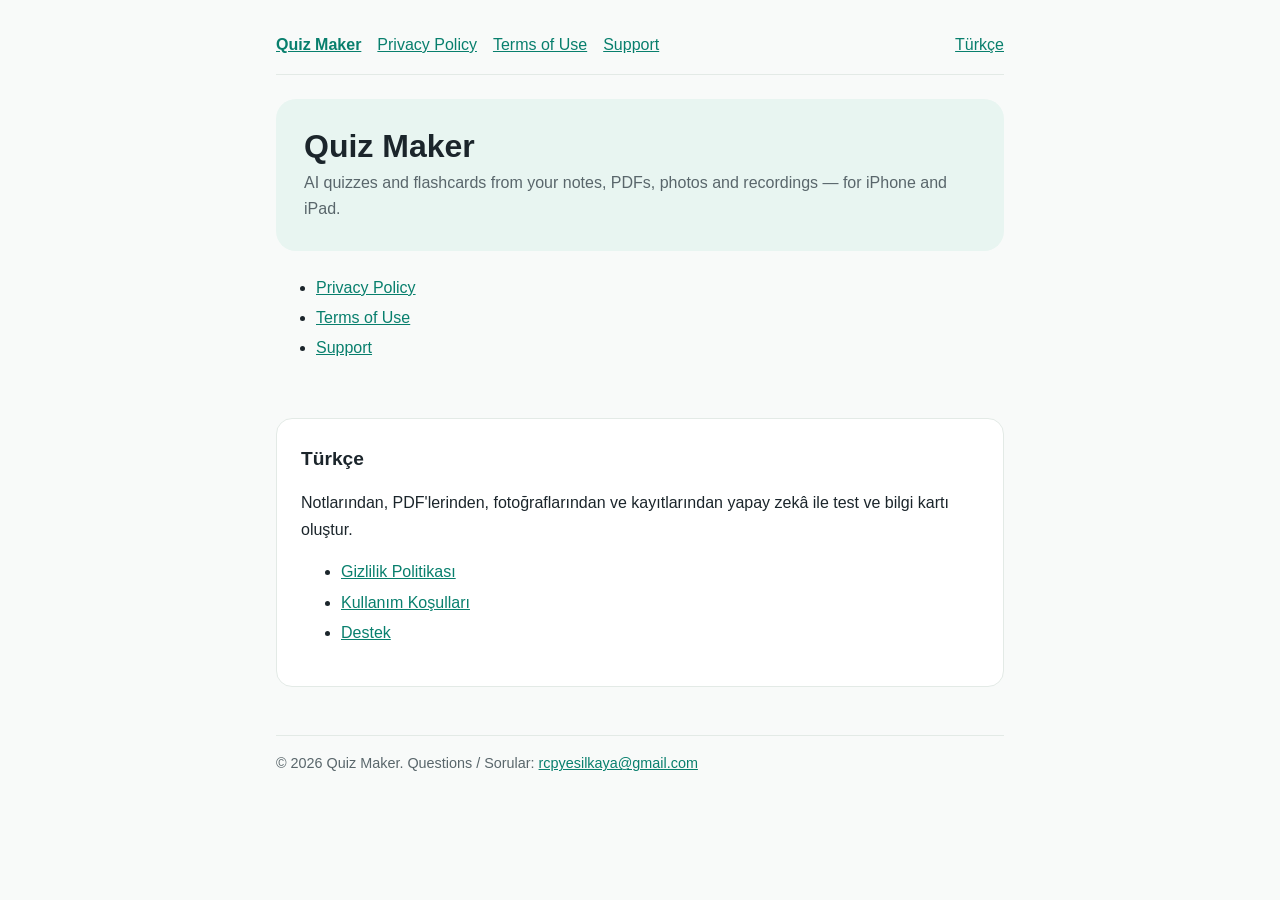
<file: index.html>
<!doctype html><html lang="en"><head><meta charset="utf-8"><meta name="viewport" content="width=device-width,initial-scale=1"><title>Quiz Maker</title><link rel="stylesheet" href="style.css"></head><body><main><nav><a href="./">Quiz Maker</a><a href="privacy.html">Privacy Policy</a><a href="terms.html">Terms of Use</a><a href="support.html">Support</a><a href="#tr" class="lang">Türkçe</a></nav>
<div class="hero"><h1>Quiz Maker</h1><p class="meta" style="margin:0">AI quizzes and flashcards from your notes, PDFs, photos and recordings — for iPhone and iPad.</p></div>
<ul><li><a href="privacy.html">Privacy Policy</a></li><li><a href="terms.html">Terms of Use</a></li><li><a href="support.html">Support</a></li></ul>
<section class="tr" id="tr"><h2>Türkçe</h2><p>Notlarından, PDF'lerinden, fotoğraflarından ve kayıtlarından yapay zekâ ile test ve bilgi kartı oluştur.</p>
<ul><li><a href="privacy.html#tr">Gizlilik Politikası</a></li><li><a href="terms.html#tr">Kullanım Koşulları</a></li><li><a href="support.html#tr">Destek</a></li></ul></section>
<footer>© 2026 Quiz Maker. Questions / Sorular: <a href="mailto:rcpyesilkaya@gmail.com">rcpyesilkaya@gmail.com</a></footer></main></body></html>
</file>
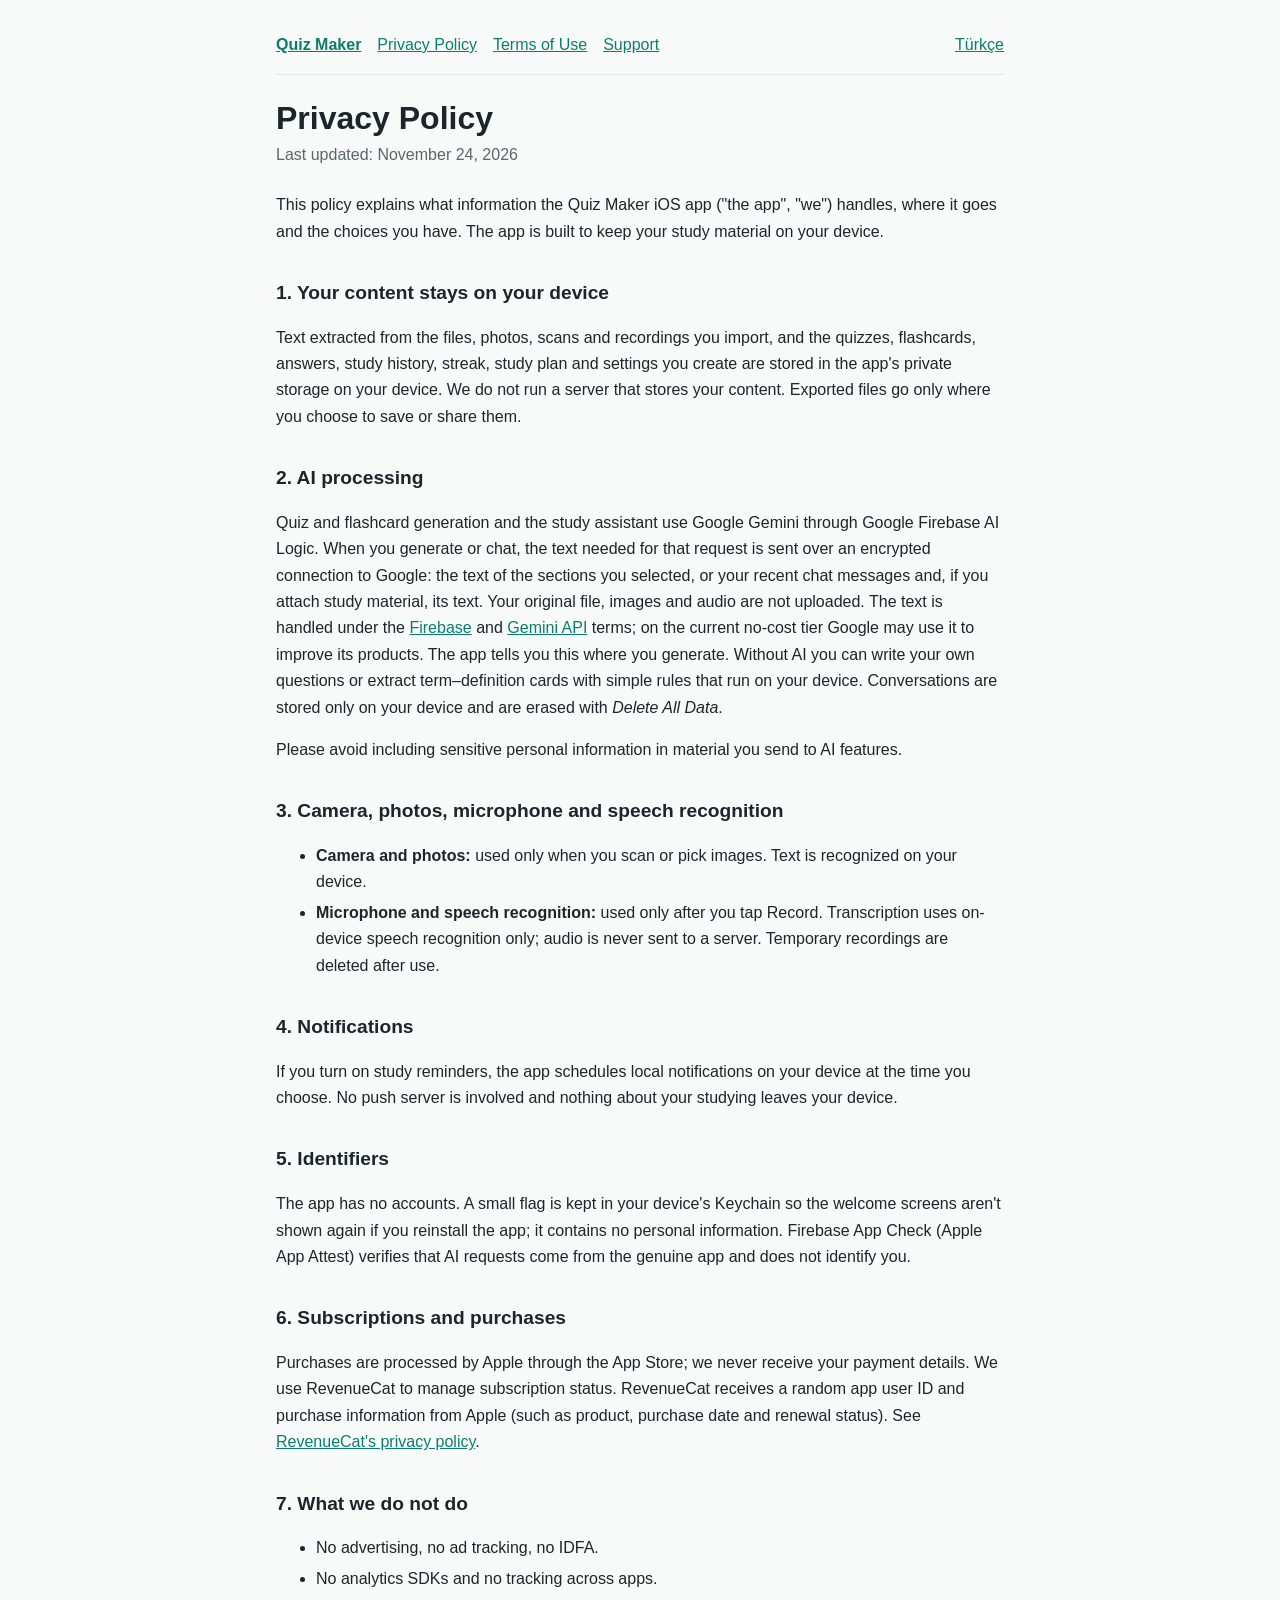
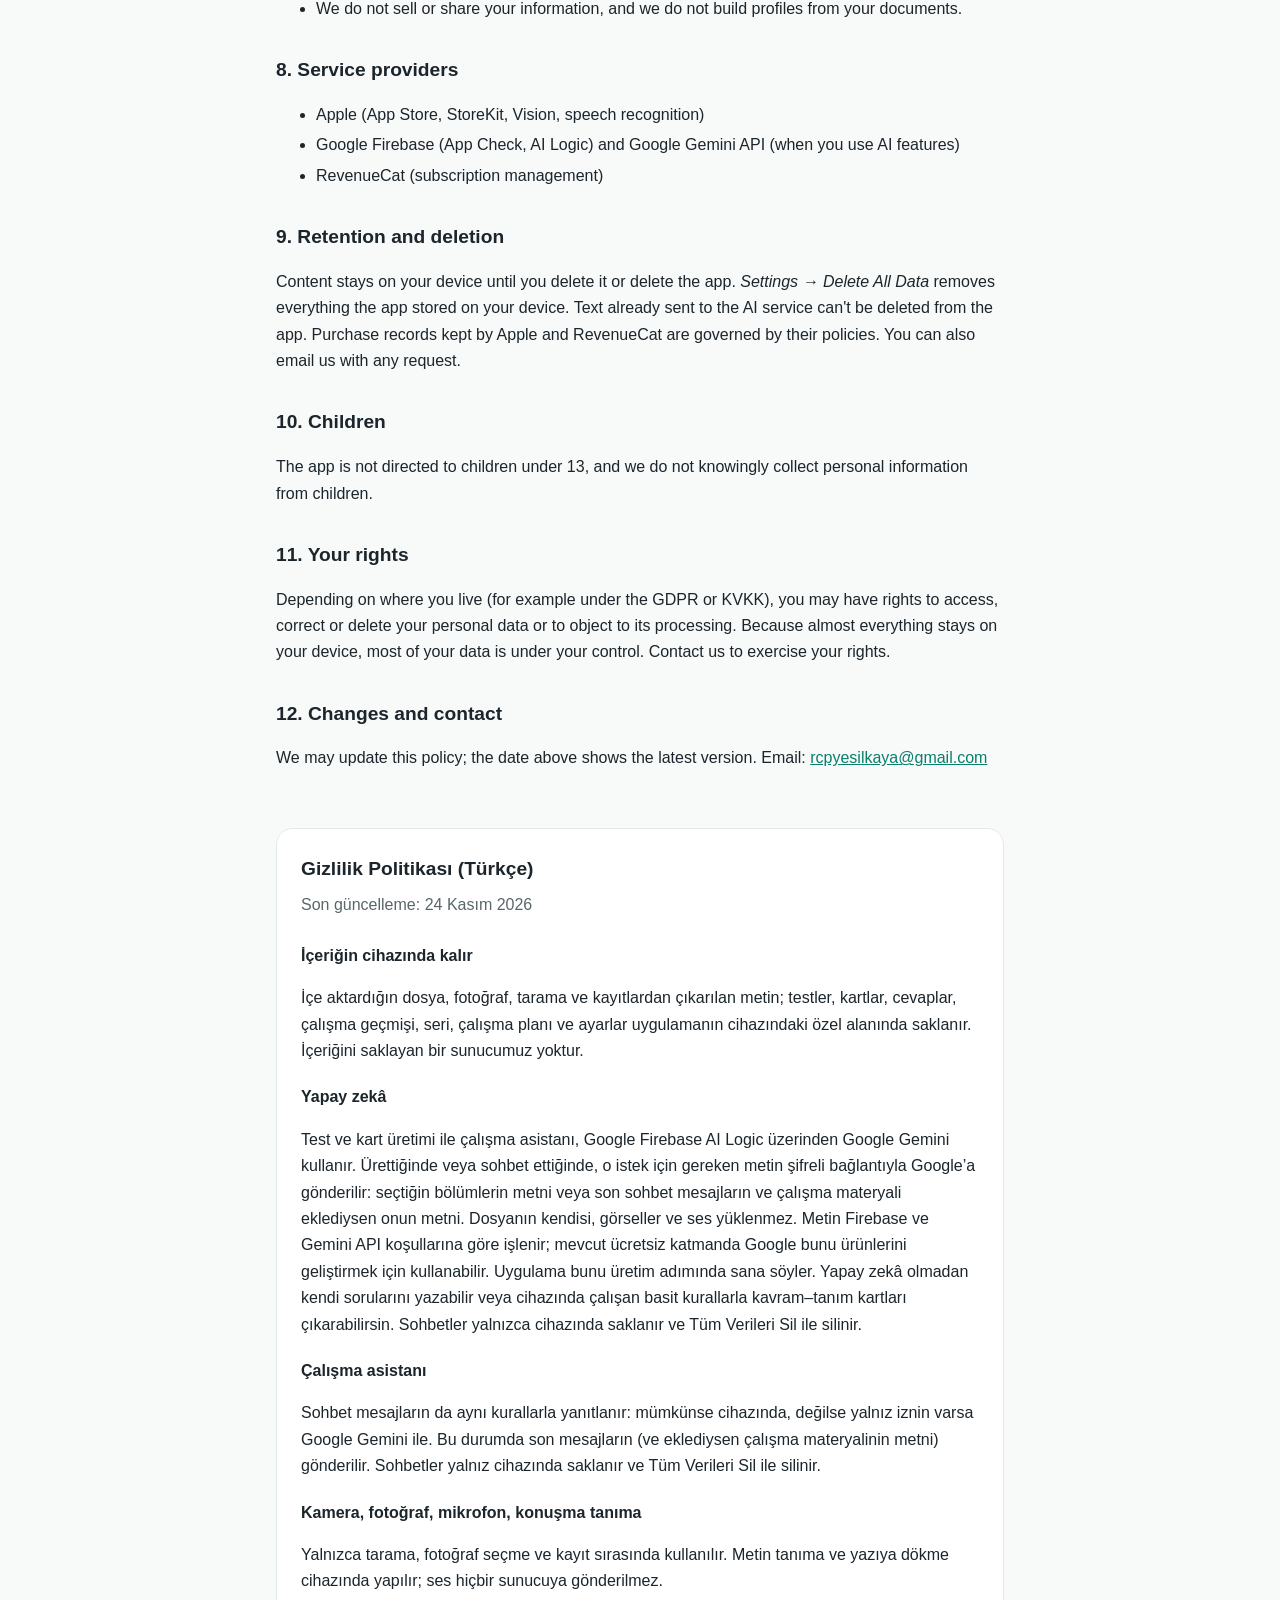
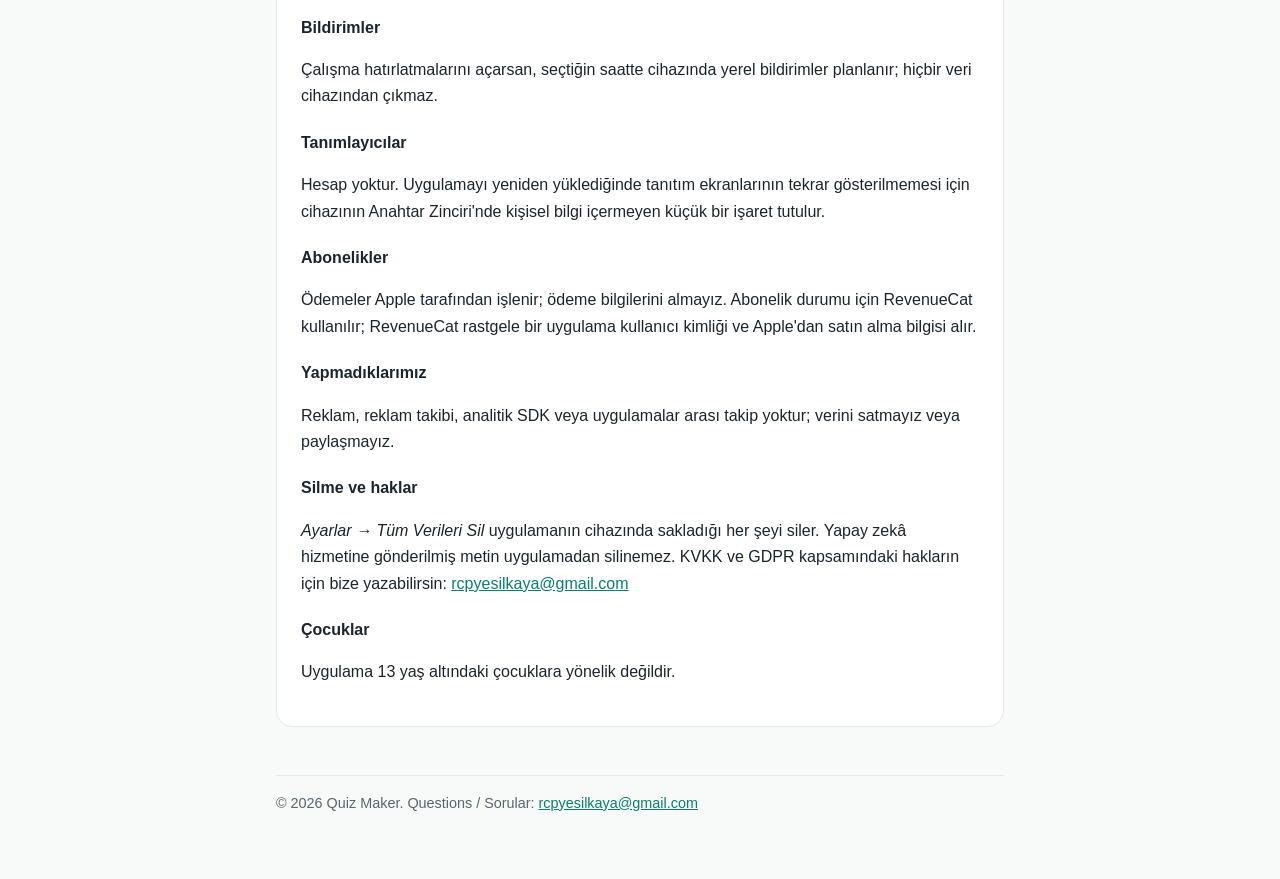
<file: privacy.html>
<!doctype html><html lang="en"><head><meta charset="utf-8"><meta name="viewport" content="width=device-width,initial-scale=1"><title>Privacy Policy – Quiz Maker</title><link rel="stylesheet" href="style.css"></head><body><main><nav><a href="./">Quiz Maker</a><a href="privacy.html">Privacy Policy</a><a href="terms.html">Terms of Use</a><a href="support.html">Support</a><a href="#tr" class="lang">Türkçe</a></nav>
<h1>Privacy Policy</h1><p class="meta">Last updated: November 24, 2026</p>
<p>This policy explains what information the Quiz Maker iOS app ("the app", "we") handles, where it goes and the choices you have. The app is built to keep your study material on your device.</p>

<h2>1. Your content stays on your device</h2>
<p>Text extracted from the files, photos, scans and recordings you import, and the quizzes, flashcards, answers, study history, streak, study plan and settings you create are stored in the app's private storage on your device. We do not run a server that stores your content. Exported files go only where you choose to save or share them.</p>

<h2>2. AI processing</h2>
<p>Quiz and flashcard generation and the study assistant use Google Gemini through Google Firebase AI Logic. When you generate or chat, the text needed for that request is sent over an encrypted connection to Google: the text of the sections you selected, or your recent chat messages and, if you attach study material, its text. Your original file, images and audio are not uploaded. The text is handled under the <a href="https://firebase.google.com/support/privacy">Firebase</a> and <a href="https://ai.google.dev/gemini-api/terms">Gemini API</a> terms; on the current no-cost tier Google may use it to improve its products. The app tells you this where you generate. Without AI you can write your own questions or extract term–definition cards with simple rules that run on your device. Conversations are stored only on your device and are erased with <em>Delete All Data</em>.</p>
<p>Please avoid including sensitive personal information in material you send to AI features.</p>

<h2>3. Camera, photos, microphone and speech recognition</h2>
<ul>
<li><strong>Camera and photos:</strong> used only when you scan or pick images. Text is recognized on your device.</li>
<li><strong>Microphone and speech recognition:</strong> used only after you tap Record. Transcription uses on-device speech recognition only; audio is never sent to a server. Temporary recordings are deleted after use.</li>
</ul>

<h2>4. Notifications</h2>
<p>If you turn on study reminders, the app schedules local notifications on your device at the time you choose. No push server is involved and nothing about your studying leaves your device.</p>

<h2>5. Identifiers</h2>
<p>The app has no accounts. A small flag is kept in your device's Keychain so the welcome screens aren't shown again if you reinstall the app; it contains no personal information. Firebase App Check (Apple App Attest) verifies that AI requests come from the genuine app and does not identify you.</p>

<h2>6. Subscriptions and purchases</h2>
<p>Purchases are processed by Apple through the App Store; we never receive your payment details. We use RevenueCat to manage subscription status. RevenueCat receives a random app user ID and purchase information from Apple (such as product, purchase date and renewal status). See <a href="https://www.revenuecat.com/privacy">RevenueCat's privacy policy</a>.</p>

<h2>7. What we do not do</h2>
<ul><li>No advertising, no ad tracking, no IDFA.</li><li>No analytics SDKs and no tracking across apps.</li><li>We do not sell or share your information, and we do not build profiles from your documents.</li></ul>

<h2>8. Service providers</h2>
<ul><li>Apple (App Store, StoreKit, Vision, speech recognition)</li><li>Google Firebase (App Check, AI Logic) and Google Gemini API (when you use AI features)</li><li>RevenueCat (subscription management)</li></ul>

<h2>9. Retention and deletion</h2>
<p>Content stays on your device until you delete it or delete the app. <em>Settings → Delete All Data</em> removes everything the app stored on your device. Text already sent to the AI service can't be deleted from the app. Purchase records kept by Apple and RevenueCat are governed by their policies. You can also email us with any request.</p>

<h2>10. Children</h2>
<p>The app is not directed to children under 13, and we do not knowingly collect personal information from children.</p>

<h2>11. Your rights</h2>
<p>Depending on where you live (for example under the GDPR or KVKK), you may have rights to access, correct or delete your personal data or to object to its processing. Because almost everything stays on your device, most of your data is under your control. Contact us to exercise your rights.</p>

<h2>12. Changes and contact</h2>
<p>We may update this policy; the date above shows the latest version. Email: <a href="mailto:rcpyesilkaya@gmail.com">rcpyesilkaya@gmail.com</a></p>

<section class="tr" id="tr"><h2>Gizlilik Politikası (Türkçe)</h2><p class="meta">Son güncelleme: 24 Kasım 2026</p>
<h3>İçeriğin cihazında kalır</h3><p>İçe aktardığın dosya, fotoğraf, tarama ve kayıtlardan çıkarılan metin; testler, kartlar, cevaplar, çalışma geçmişi, seri, çalışma planı ve ayarlar uygulamanın cihazındaki özel alanında saklanır. İçeriğini saklayan bir sunucumuz yoktur.</p>
<h3>Yapay zekâ</h3><p>Test ve kart üretimi ile çalışma asistanı, Google Firebase AI Logic üzerinden Google Gemini kullanır. Ürettiğinde veya sohbet ettiğinde, o istek için gereken metin şifreli bağlantıyla Google’a gönderilir: seçtiğin bölümlerin metni veya son sohbet mesajların ve çalışma materyali eklediysen onun metni. Dosyanın kendisi, görseller ve ses yüklenmez. Metin Firebase ve Gemini API koşullarına göre işlenir; mevcut ücretsiz katmanda Google bunu ürünlerini geliştirmek için kullanabilir. Uygulama bunu üretim adımında sana söyler. Yapay zekâ olmadan kendi sorularını yazabilir veya cihazında çalışan basit kurallarla kavram–tanım kartları çıkarabilirsin. Sohbetler yalnızca cihazında saklanır ve Tüm Verileri Sil ile silinir.</p>
<h3>Çalışma asistanı</h3><p>Sohbet mesajların da aynı kurallarla yanıtlanır: mümkünse cihazında, değilse yalnız iznin varsa Google Gemini ile. Bu durumda son mesajların (ve eklediysen çalışma materyalinin metni) gönderilir. Sohbetler yalnız cihazında saklanır ve Tüm Verileri Sil ile silinir.</p>
<h3>Kamera, fotoğraf, mikrofon, konuşma tanıma</h3><p>Yalnızca tarama, fotoğraf seçme ve kayıt sırasında kullanılır. Metin tanıma ve yazıya dökme cihazında yapılır; ses hiçbir sunucuya gönderilmez.</p>
<h3>Bildirimler</h3><p>Çalışma hatırlatmalarını açarsan, seçtiğin saatte cihazında yerel bildirimler planlanır; hiçbir veri cihazından çıkmaz.</p>
<h3>Tanımlayıcılar</h3><p>Hesap yoktur. Uygulamayı yeniden yüklediğinde tanıtım ekranlarının tekrar gösterilmemesi için cihazının Anahtar Zinciri'nde kişisel bilgi içermeyen küçük bir işaret tutulur.</p>
<h3>Abonelikler</h3><p>Ödemeler Apple tarafından işlenir; ödeme bilgilerini almayız. Abonelik durumu için RevenueCat kullanılır; RevenueCat rastgele bir uygulama kullanıcı kimliği ve Apple'dan satın alma bilgisi alır.</p>
<h3>Yapmadıklarımız</h3><p>Reklam, reklam takibi, analitik SDK veya uygulamalar arası takip yoktur; verini satmayız veya paylaşmayız.</p>
<h3>Silme ve haklar</h3><p><em>Ayarlar → Tüm Verileri Sil</em> uygulamanın cihazında sakladığı her şeyi siler. Yapay zekâ hizmetine gönderilmiş metin uygulamadan silinemez. KVKK ve GDPR kapsamındaki hakların için bize yazabilirsin: <a href="mailto:rcpyesilkaya@gmail.com">rcpyesilkaya@gmail.com</a></p>
<h3>Çocuklar</h3><p>Uygulama 13 yaş altındaki çocuklara yönelik değildir.</p></section>
<footer>© 2026 Quiz Maker. Questions / Sorular: <a href="mailto:rcpyesilkaya@gmail.com">rcpyesilkaya@gmail.com</a></footer></main></body></html>
</file>
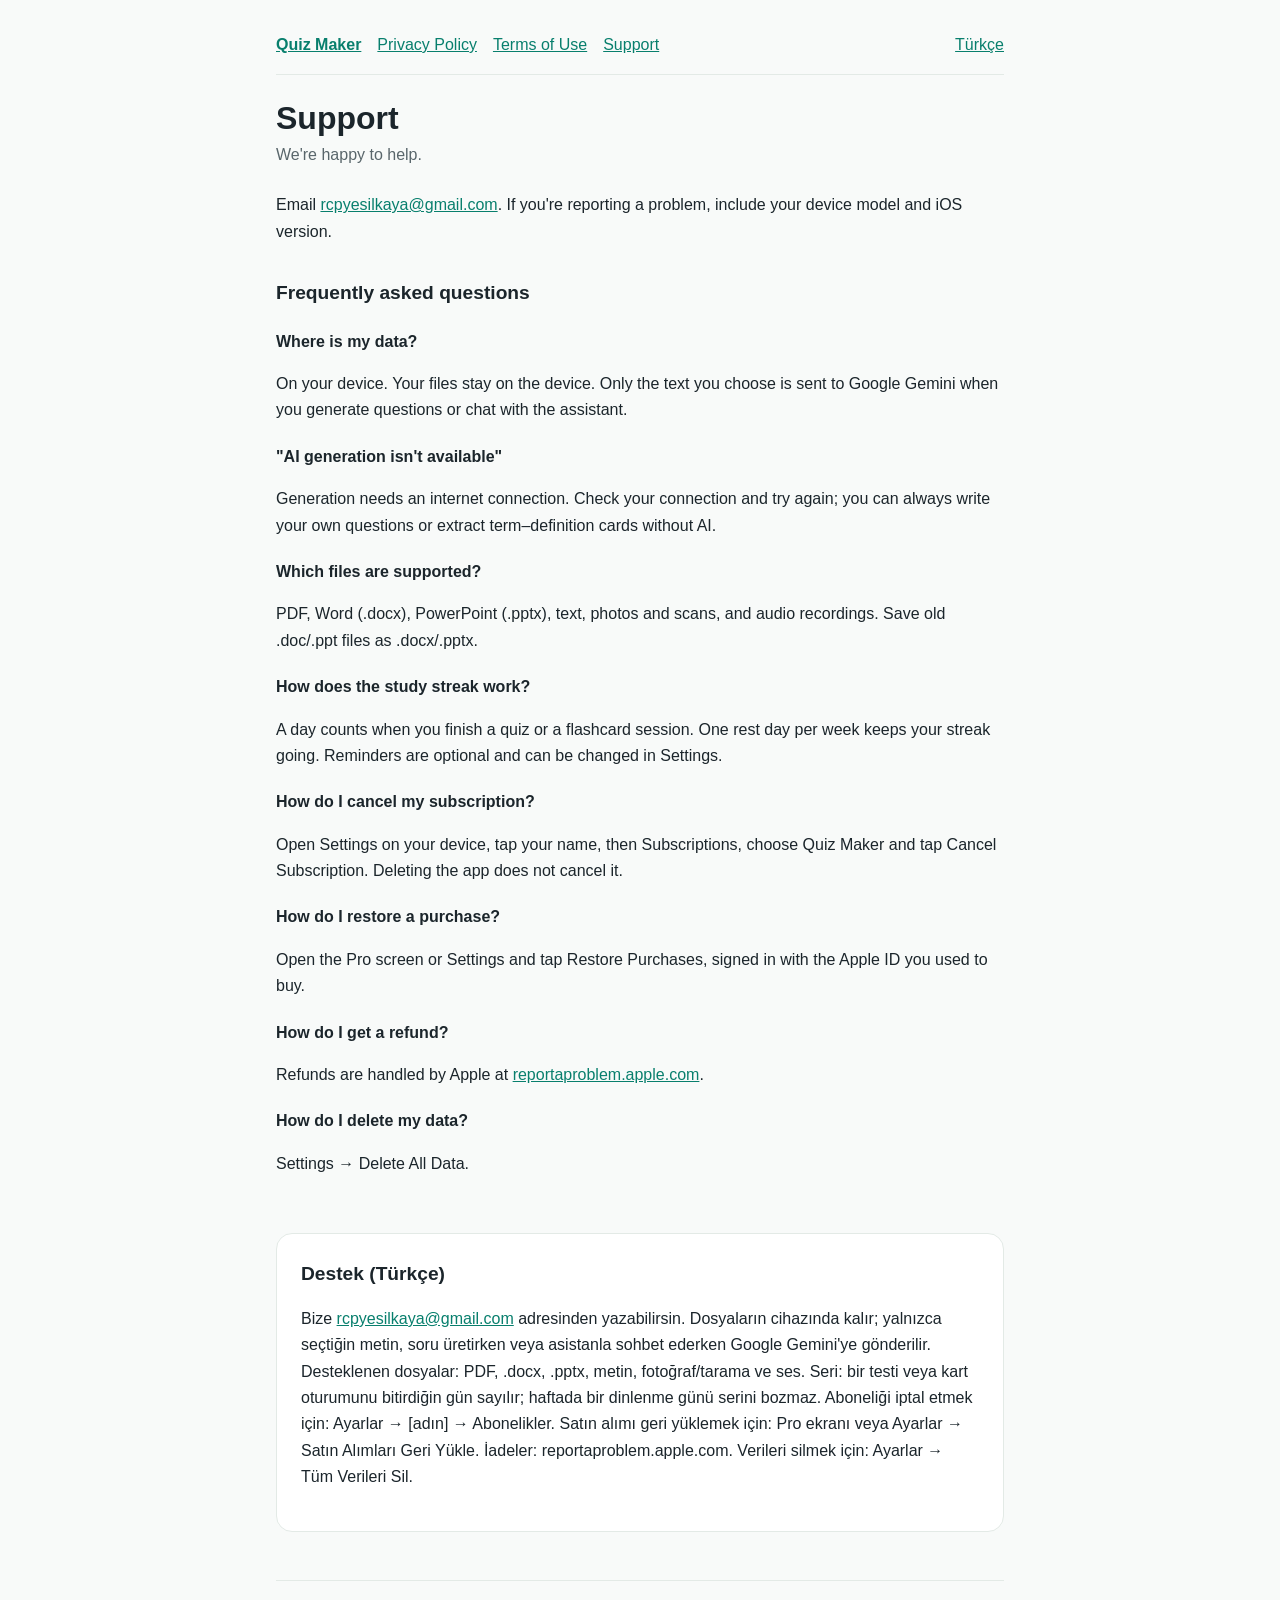
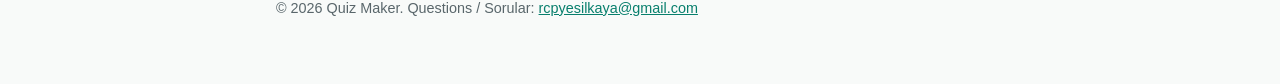
<file: support.html>
<!doctype html><html lang="en"><head><meta charset="utf-8"><meta name="viewport" content="width=device-width,initial-scale=1"><title>Support – Quiz Maker</title><link rel="stylesheet" href="style.css"></head><body><main><nav><a href="./">Quiz Maker</a><a href="privacy.html">Privacy Policy</a><a href="terms.html">Terms of Use</a><a href="support.html">Support</a><a href="#tr" class="lang">Türkçe</a></nav>
<h1>Support</h1><p class="meta">We're happy to help.</p>
<p>Email <a href="mailto:rcpyesilkaya@gmail.com?subject=Quiz%20Maker%20support">rcpyesilkaya@gmail.com</a>. If you're reporting a problem, include your device model and iOS version.</p>
<h2>Frequently asked questions</h2>
<h3>Where is my data?</h3><p>On your device. Your files stay on the device. Only the text you choose is sent to Google Gemini when you generate questions or chat with the assistant.</p>
<h3>"AI generation isn't available"</h3><p>Generation needs an internet connection. Check your connection and try again; you can always write your own questions or extract term–definition cards without AI.</p>
<h3>Which files are supported?</h3><p>PDF, Word (.docx), PowerPoint (.pptx), text, photos and scans, and audio recordings. Save old .doc/.ppt files as .docx/.pptx.</p>
<h3>How does the study streak work?</h3><p>A day counts when you finish a quiz or a flashcard session. One rest day per week keeps your streak going. Reminders are optional and can be changed in Settings.</p>
<h3>How do I cancel my subscription?</h3><p>Open Settings on your device, tap your name, then Subscriptions, choose Quiz Maker and tap Cancel Subscription. Deleting the app does not cancel it.</p>
<h3>How do I restore a purchase?</h3><p>Open the Pro screen or Settings and tap Restore Purchases, signed in with the Apple ID you used to buy.</p>
<h3>How do I get a refund?</h3><p>Refunds are handled by Apple at <a href="https://reportaproblem.apple.com">reportaproblem.apple.com</a>.</p>
<h3>How do I delete my data?</h3><p>Settings → Delete All Data.</p>
<section class="tr" id="tr"><h2>Destek (Türkçe)</h2>
<p>Bize <a href="mailto:rcpyesilkaya@gmail.com?subject=Quiz%20Maker%20destek">rcpyesilkaya@gmail.com</a> adresinden yazabilirsin. Dosyaların cihazında kalır; yalnızca seçtiğin metin, soru üretirken veya asistanla sohbet ederken Google Gemini'ye gönderilir. Desteklenen dosyalar: PDF, .docx, .pptx, metin, fotoğraf/tarama ve ses. Seri: bir testi veya kart oturumunu bitirdiğin gün sayılır; haftada bir dinlenme günü serini bozmaz. Aboneliği iptal etmek için: Ayarlar → [adın] → Abonelikler. Satın alımı geri yüklemek için: Pro ekranı veya Ayarlar → Satın Alımları Geri Yükle. İadeler: reportaproblem.apple.com. Verileri silmek için: Ayarlar → Tüm Verileri Sil.</p></section>
<footer>© 2026 Quiz Maker. Questions / Sorular: <a href="mailto:rcpyesilkaya@gmail.com">rcpyesilkaya@gmail.com</a></footer></main></body></html>
</file>
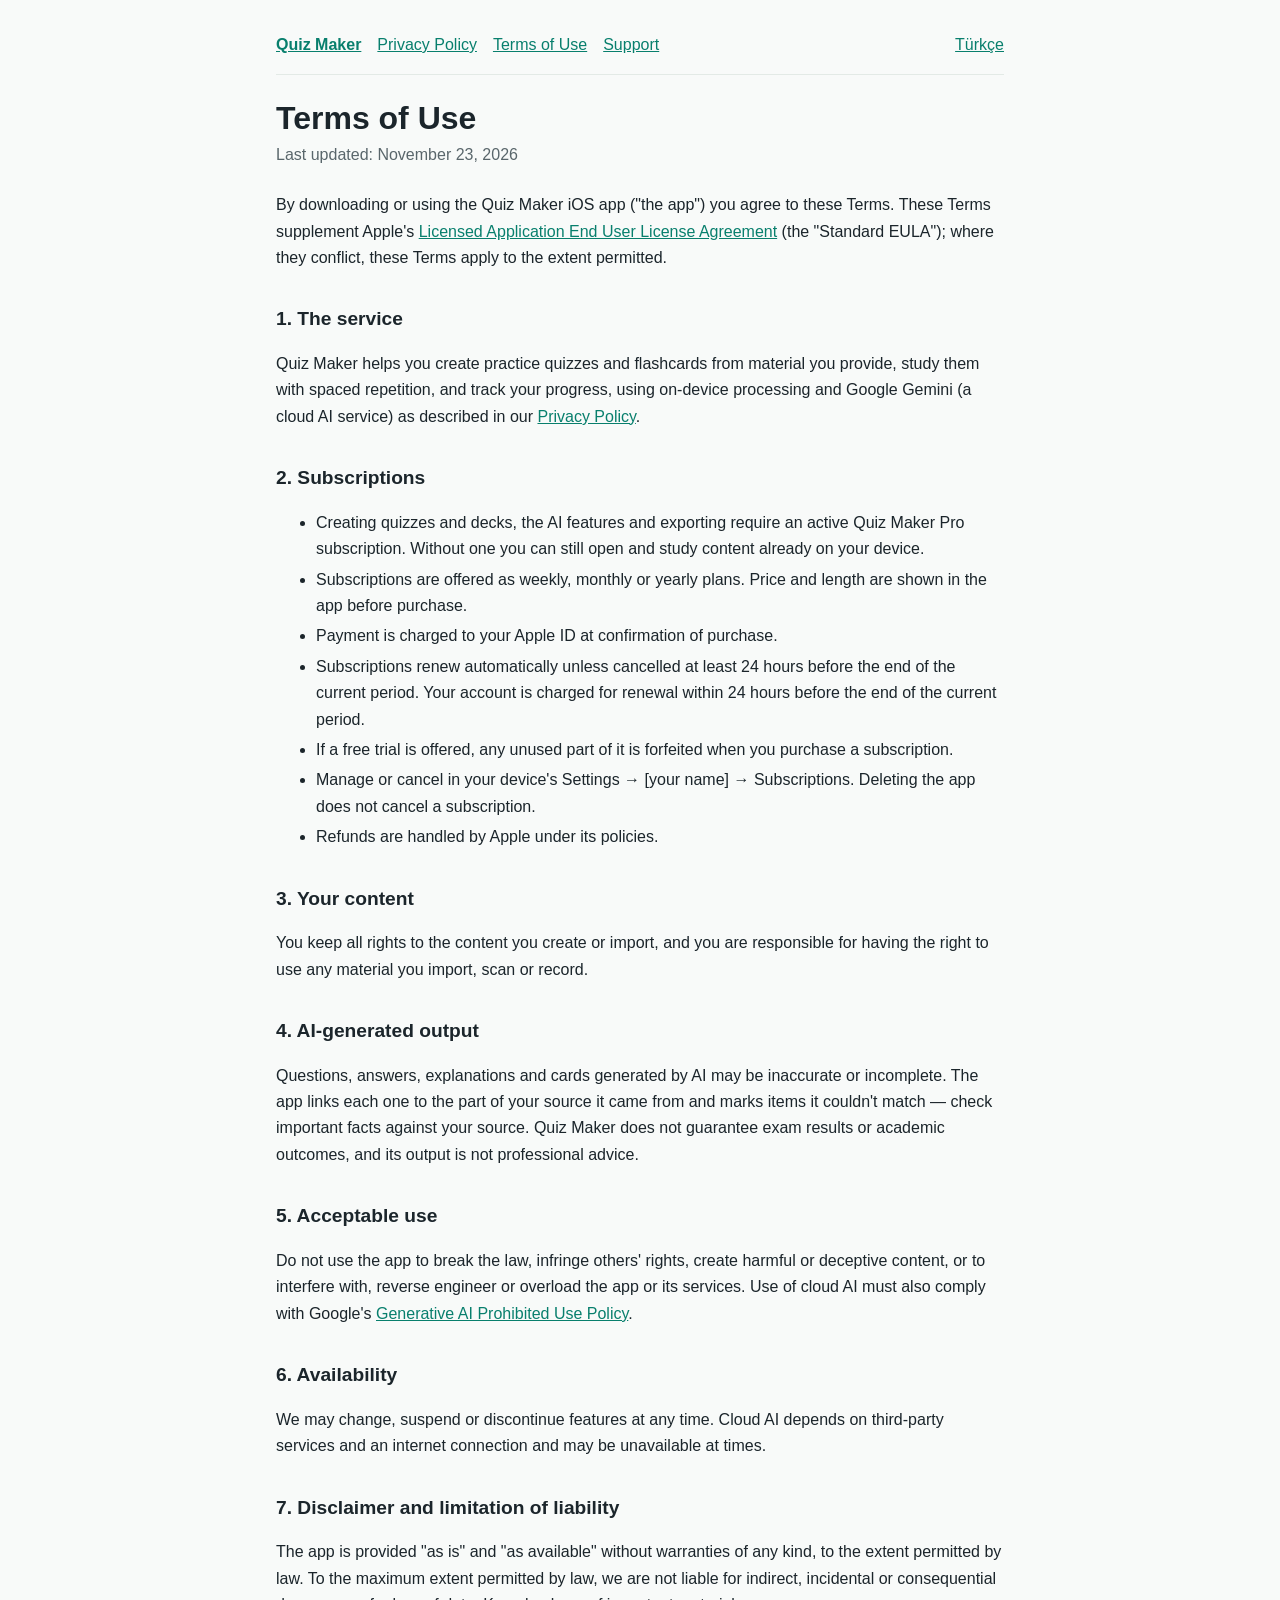
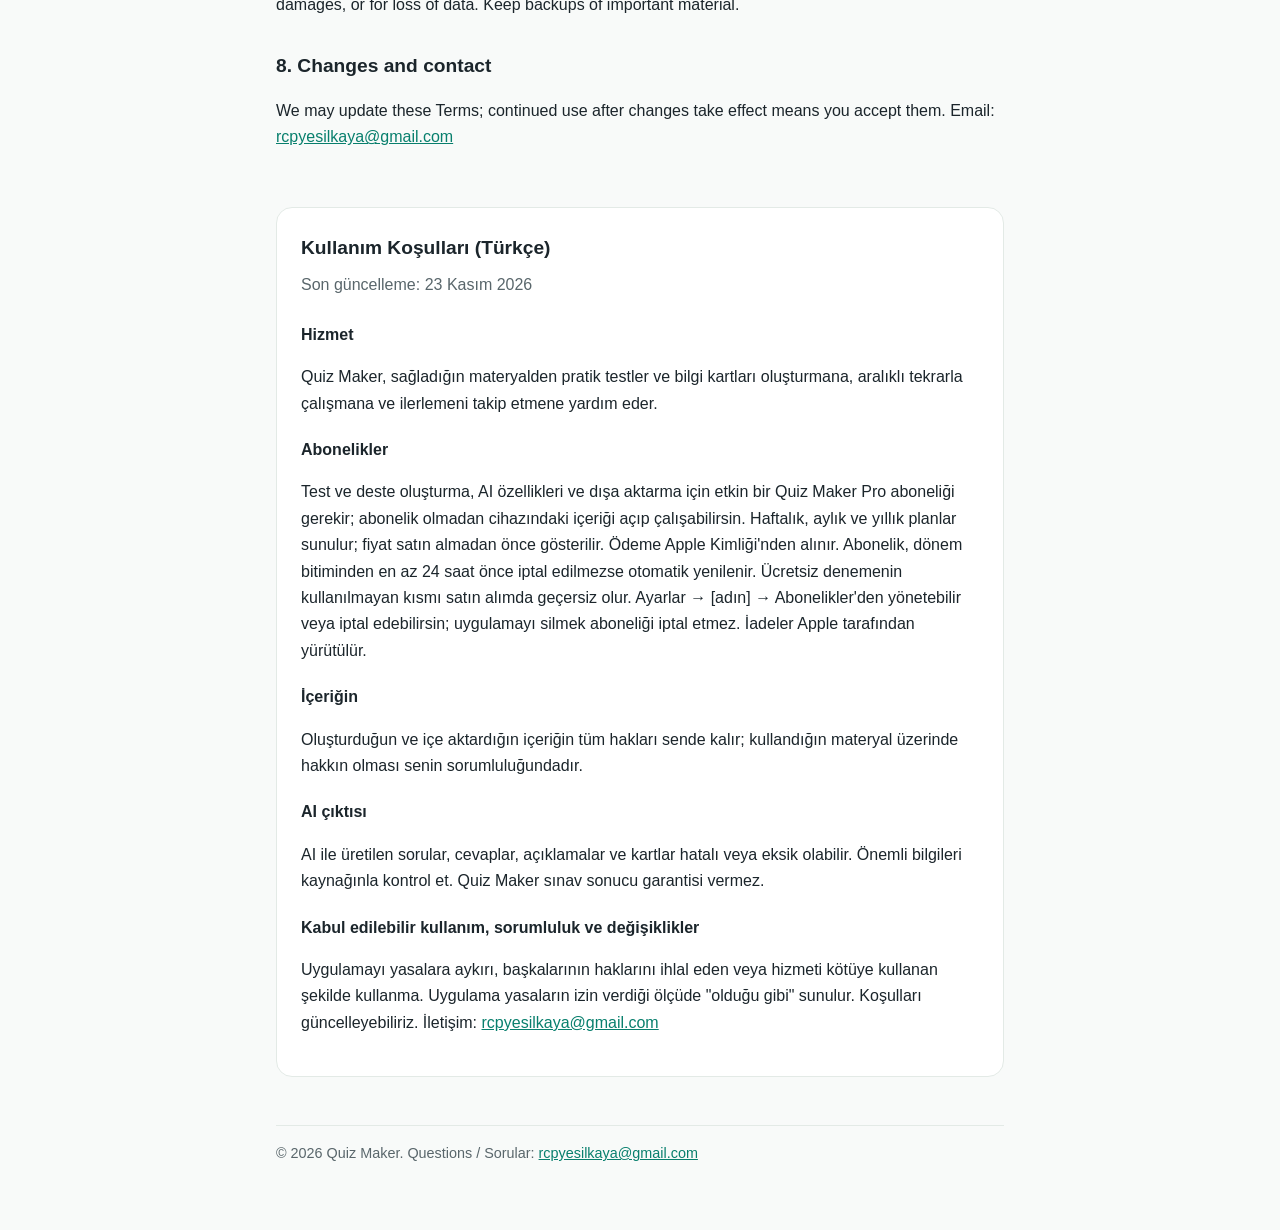
<file: terms.html>
<!doctype html><html lang="en"><head><meta charset="utf-8"><meta name="viewport" content="width=device-width,initial-scale=1"><title>Terms of Use – Quiz Maker</title><link rel="stylesheet" href="style.css"></head><body><main><nav><a href="./">Quiz Maker</a><a href="privacy.html">Privacy Policy</a><a href="terms.html">Terms of Use</a><a href="support.html">Support</a><a href="#tr" class="lang">Türkçe</a></nav>
<h1>Terms of Use</h1><p class="meta">Last updated: November 23, 2026</p>
<p>By downloading or using the Quiz Maker iOS app ("the app") you agree to these Terms. These Terms supplement Apple's <a href="https://www.apple.com/legal/internet-services/itunes/dev/stdeula/">Licensed Application End User License Agreement</a> (the "Standard EULA"); where they conflict, these Terms apply to the extent permitted.</p>
<h2>1. The service</h2><p>Quiz Maker helps you create practice quizzes and flashcards from material you provide, study them with spaced repetition, and track your progress, using on-device processing and Google Gemini (a cloud AI service) as described in our <a href="privacy.html">Privacy Policy</a>.</p>
<h2>2. Subscriptions</h2><ul>
<li>Creating quizzes and decks, the AI features and exporting require an active Quiz Maker Pro subscription. Without one you can still open and study content already on your device.</li>
<li>Subscriptions are offered as weekly, monthly or yearly plans. Price and length are shown in the app before purchase.</li>
<li>Payment is charged to your Apple ID at confirmation of purchase.</li>
<li>Subscriptions renew automatically unless cancelled at least 24 hours before the end of the current period. Your account is charged for renewal within 24 hours before the end of the current period.</li>
<li>If a free trial is offered, any unused part of it is forfeited when you purchase a subscription.</li>
<li>Manage or cancel in your device's Settings → [your name] → Subscriptions. Deleting the app does not cancel a subscription.</li>
<li>Refunds are handled by Apple under its policies.</li></ul>
<h2>3. Your content</h2><p>You keep all rights to the content you create or import, and you are responsible for having the right to use any material you import, scan or record.</p>
<h2>4. AI-generated output</h2><p>Questions, answers, explanations and cards generated by AI may be inaccurate or incomplete. The app links each one to the part of your source it came from and marks items it couldn't match — check important facts against your source. Quiz Maker does not guarantee exam results or academic outcomes, and its output is not professional advice.</p>
<h2>5. Acceptable use</h2><p>Do not use the app to break the law, infringe others' rights, create harmful or deceptive content, or to interfere with, reverse engineer or overload the app or its services. Use of cloud AI must also comply with Google's <a href="https://policies.google.com/terms/generative-ai/use-policy">Generative AI Prohibited Use Policy</a>.</p>
<h2>6. Availability</h2><p>We may change, suspend or discontinue features at any time. Cloud AI depends on third-party services and an internet connection and may be unavailable at times.</p>
<h2>7. Disclaimer and limitation of liability</h2><p>The app is provided "as is" and "as available" without warranties of any kind, to the extent permitted by law. To the maximum extent permitted by law, we are not liable for indirect, incidental or consequential damages, or for loss of data. Keep backups of important material.</p>
<h2>8. Changes and contact</h2><p>We may update these Terms; continued use after changes take effect means you accept them. Email: <a href="mailto:rcpyesilkaya@gmail.com">rcpyesilkaya@gmail.com</a></p>
<section class="tr" id="tr"><h2>Kullanım Koşulları (Türkçe)</h2><p class="meta">Son güncelleme: 23 Kasım 2026</p>
<h3>Hizmet</h3><p>Quiz Maker, sağladığın materyalden pratik testler ve bilgi kartları oluşturmana, aralıklı tekrarla çalışmana ve ilerlemeni takip etmene yardım eder.</p>
<h3>Abonelikler</h3><p>Test ve deste oluşturma, AI özellikleri ve dışa aktarma için etkin bir Quiz Maker Pro aboneliği gerekir; abonelik olmadan cihazındaki içeriği açıp çalışabilirsin. Haftalık, aylık ve yıllık planlar sunulur; fiyat satın almadan önce gösterilir. Ödeme Apple Kimliği'nden alınır. Abonelik, dönem bitiminden en az 24 saat önce iptal edilmezse otomatik yenilenir. Ücretsiz denemenin kullanılmayan kısmı satın alımda geçersiz olur. Ayarlar → [adın] → Abonelikler'den yönetebilir veya iptal edebilirsin; uygulamayı silmek aboneliği iptal etmez. İadeler Apple tarafından yürütülür.</p>
<h3>İçeriğin</h3><p>Oluşturduğun ve içe aktardığın içeriğin tüm hakları sende kalır; kullandığın materyal üzerinde hakkın olması senin sorumluluğundadır.</p>
<h3>AI çıktısı</h3><p>AI ile üretilen sorular, cevaplar, açıklamalar ve kartlar hatalı veya eksik olabilir. Önemli bilgileri kaynağınla kontrol et. Quiz Maker sınav sonucu garantisi vermez.</p>
<h3>Kabul edilebilir kullanım, sorumluluk ve değişiklikler</h3><p>Uygulamayı yasalara aykırı, başkalarının haklarını ihlal eden veya hizmeti kötüye kullanan şekilde kullanma. Uygulama yasaların izin verdiği ölçüde "olduğu gibi" sunulur. Koşulları güncelleyebiliriz. İletişim: <a href="mailto:rcpyesilkaya@gmail.com">rcpyesilkaya@gmail.com</a></p></section>
<footer>© 2026 Quiz Maker. Questions / Sorular: <a href="mailto:rcpyesilkaya@gmail.com">rcpyesilkaya@gmail.com</a></footer></main></body></html>
</file>
<file: style.css>
:root{--bg:#f8faf9;--card:#fff;--fg:#1b252b;--muted:#59666b;--accent:#087f6d;--soft:#e8f5f1;--line:#e3eae6}
@media (prefers-color-scheme:dark){:root{--bg:#101817;--card:#192321;--fg:#f2f6f4;--muted:#bbc8c3;--accent:#45c5a9;--soft:#173d36;--line:#35443f}}
*{box-sizing:border-box}body{margin:0;background:var(--bg);color:var(--fg);font:16px/1.65 -apple-system,BlinkMacSystemFont,"Segoe UI",Roboto,sans-serif}
main{max-width:760px;margin:0 auto;padding:32px 16px 64px}h1{font-size:2rem;line-height:1.2;margin:0 0 4px}h2{font-size:1.2rem;margin:32px 0 8px}h3{font-size:1rem;margin:20px 0 4px}
.meta{color:var(--muted);margin:0 0 24px}a{color:var(--accent)}nav{display:flex;gap:16px;flex-wrap:wrap;padding-bottom:16px;border-bottom:1px solid var(--line);margin-bottom:24px}
nav a:first-child{font-weight:700}.lang{margin-left:auto}li{margin:4px 0}
.tr{margin-top:56px;padding:24px;background:var(--card);border:1px solid var(--line);border-radius:16px}.tr h2:first-child{margin-top:0}
.hero{padding:28px;border-radius:20px;background:var(--soft);margin-bottom:24px}
footer{margin-top:48px;padding-top:16px;border-top:1px solid var(--line);color:var(--muted);font-size:.9rem}
</file>
